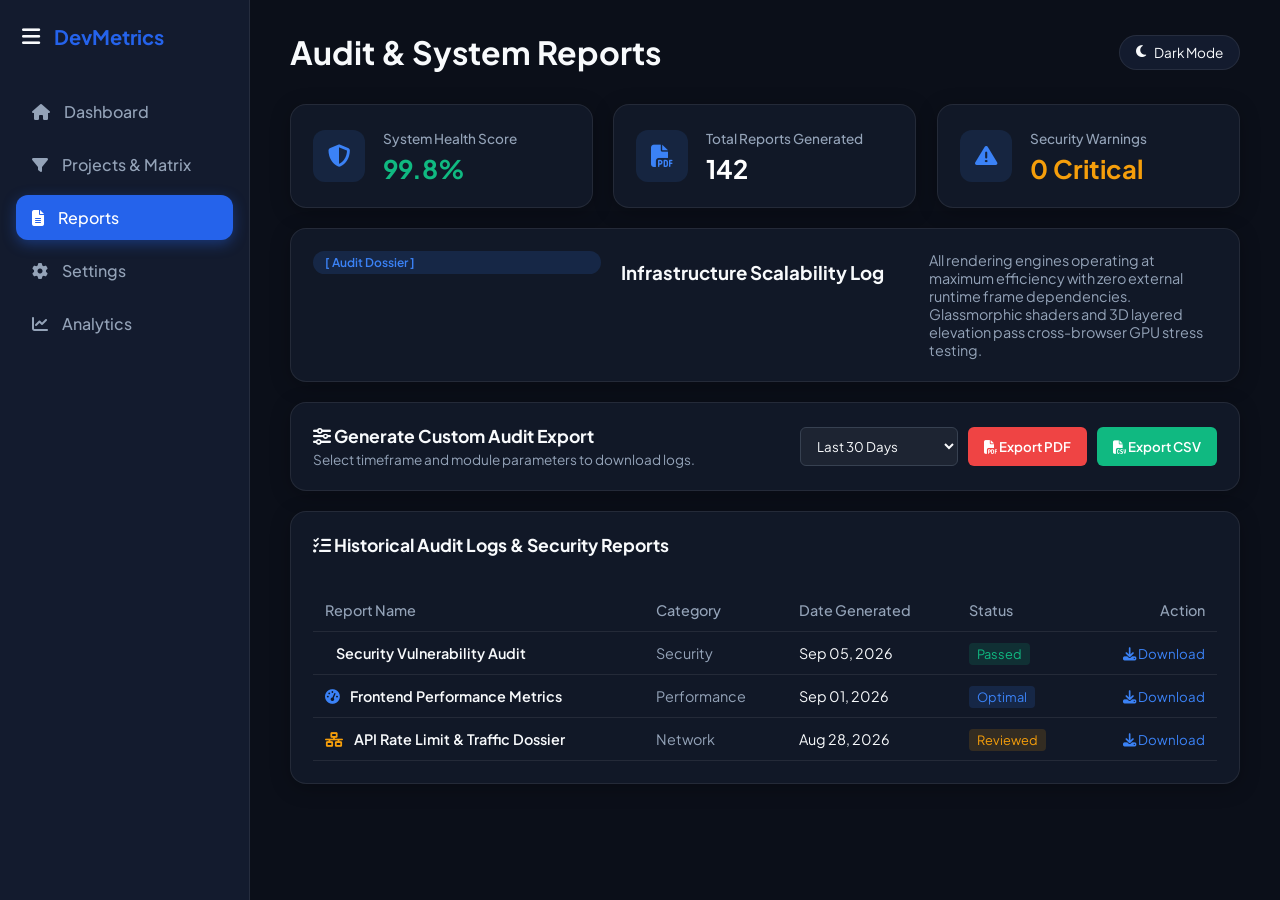
<file: reports.html>
<!DOCTYPE html>
<html lang="en" data-theme="dark">
<head>
  <meta charset="UTF-8">
  <meta name="viewport" content="width=device-width, initial-scale=1.0">
  <title>DevMetrics — Audit & System Reports</title>
  <link rel="stylesheet" href="style.css">
  <link rel="stylesheet" href="https://cdnjs.cloudflare.com/ajax/libs/font-awesome/6.4.0/css/all.min.css">
</head>
<body>

  <!-- Sidebar -->
  <aside class="sidebar" id="sidebar">
    <div class="brand">
      <button class="toggle-btn" id="sidebarToggle"><i class="fa-solid fa-bars"></i></button>
      <h2 class="logo-text">DevMetrics</h2>
    </div>
    <ul class="nav-menu">
      <li class="nav-item"><a href="index.html"><i class="fa-solid fa-house"></i><span class="nav-text">Dashboard</span></a></li>
      <li class="nav-item"><a href="projects.html"><i class="fa-solid fa-filter"></i><span class="nav-text">Projects & Matrix</span></a></li>
      <li class="nav-item"><a href="reports.html" class="active"><i class="fa-solid fa-file-lines"></i><span class="nav-text">Reports</span></a></li>
      <li class="nav-item"><a href="settings.html"><i class="fa-solid fa-gear"></i><span class="nav-text">Settings</span></a></li>
      <li class="nav-item"><a href="analytics.html"><i class="fa-solid fa-chart-line"></i><span class="nav-text">Analytics</span></a></li>
    </ul>
  </aside>

  <!-- Main Content -->
  <main class="main-content">
    <header class="top-header">
      <h1>Audit & System Reports</h1>
      <button class="theme-toggle-btn" id="themeToggle"><i class="fa-solid fa-moon"></i> <span id="themeText">Dark Mode</span></button>
    </header>

    <!-- Top KPI Highlights -->
    <div class="kpi-grid" style="margin-bottom: 20px;">
      <div class="kpi-card">
        <div class="kpi-icon"><i class="fa-solid fa-shield-halved"></i></div>
        <div>
          <span class="kpi-title">System Health Score</span>
          <h2 class="kpi-value" style="color: #10b981 !important;">99.8%</h2>
        </div>
      </div>
      <div class="kpi-card">
        <div class="kpi-icon"><i class="fa-solid fa-file-pdf"></i></div>
        <div>
          <span class="kpi-title">Total Reports Generated</span>
          <h2 class="kpi-value">142</h2>
        </div>
      </div>
      <div class="kpi-card">
        <div class="kpi-icon"><i class="fa-solid fa-triangle-exclamation"></i></div>
        <div>
          <span class="kpi-title">Security Warnings</span>
          <h2 class="kpi-value" style="color: #f59e0b !important;">0 Critical</h2>
        </div>
      </div>
    </div>

    <!-- Featured Dossier Card -->
    <div class="kpi-card" style="flex-direction: column; align-items: flex-start; margin-bottom: 20px;">
      <span style="background: rgba(59,130,246,0.15); color: #3b82f6; padding: 4px 12px; border-radius: 20px; font-size: 0.75rem; font-weight: 600;">[ Audit Dossier ]</span>
      <h3 style="margin: 10px 0 5px 0;">Infrastructure Scalability Log</h3>
      <p style="color: var(--text-muted); font-size: 0.9rem; margin: 0;">All rendering engines operating at maximum efficiency with zero external runtime frame dependencies. Glassmorphic shaders and 3D layered elevation pass cross-browser GPU stress testing.</p>
    </div>

    <!-- Report Custom Export Generator Bar -->
    <div class="kpi-card" style="flex-direction: row; justify-content: space-between; align-items: center; flex-wrap: wrap; gap: 15px; margin-bottom: 20px;">
      <div>
        <h3 style="font-size: 1.1rem; margin-bottom: 4px;"><i class="fa-solid fa-sliders"></i> Generate Custom Audit Export</h3>
        <p style="color: var(--text-muted); font-size: 0.85rem; margin: 0;">Select timeframe and module parameters to download logs.</p>
      </div>
      <div style="display: flex; gap: 10px; flex-wrap: wrap;">
        <select style="padding: 9px 12px; background: rgba(255,255,255,0.05); border: 1px solid #374151; color: var(--text-main); border-radius: 6px;">
          <option value="last30">Last 30 Days</option>
          <option value="last7">Last 7 Days</option>
          <option value="all">Full Historical Log</option>
        </select>
        <button onclick="triggerExport('PDF')" style="padding: 9px 16px; background: #ef4444; color: white; border: none; border-radius: 6px; cursor: pointer; font-weight: 600;"><i class="fa-solid fa-file-pdf"></i> Export PDF</button>
        <button onclick="triggerExport('CSV')" style="padding: 9px 16px; background: #10b981; color: white; border: none; border-radius: 6px; cursor: pointer; font-weight: 600;"><i class="fa-solid fa-file-csv"></i> Export CSV</button>
      </div>
    </div>

    <!-- Available Reports Table Section -->
    <div class="kpi-card" style="flex-direction: column; align-items: stretch;">
      <h3 style="margin-bottom: 15px; font-size: 1.1rem;"><i class="fa-solid fa-list-check"></i> Historical Audit Logs & Security Reports</h3>
      
      <div style="overflow-x: auto;">
        <table style="width: 100%; border-collapse: collapse; text-align: left; font-size: 0.9rem;">
          <thead>
            <tr style="border-bottom: 1px solid rgba(255,255,255,0.1); color: var(--text-muted);">
              <th style="padding: 12px;">Report Name</th>
              <th style="padding: 12px;">Category</th>
              <th style="padding: 12px;">Date Generated</th>
              <th style="padding: 12px;">Status</th>
              <th style="padding: 12px; text-align: right;">Action</th>
            </tr>
          </thead>
          <tbody>
            <tr style="border-bottom: 1px solid rgba(255,255,255,0.05);">
              <td style="padding: 12px; font-weight: 600;"><i class="fa-solid fa-shield-check" style="color:#10b981; margin-right:8px;"></i> Security Vulnerability Audit</td>
              <td style="padding: 12px; color: var(--text-muted);">Security</td>
              <td style="padding: 12px;">Sep 05, 2026</td>
              <td style="padding: 12px;"><span style="background: rgba(16,185,129,0.15); color: #10b981; padding: 3px 8px; border-radius: 4px; font-size: 0.8rem;">Passed</span></td>
              <td style="padding: 12px; text-align: right;"><button onclick="triggerExport('Security Report')" style="background:none; border:none; color:#3b82f6; cursor:pointer;"><i class="fa-solid fa-download"></i> Download</button></td>
            </tr>
            <tr style="border-bottom: 1px solid rgba(255,255,255,0.05);">
              <td style="padding: 12px; font-weight: 600;"><i class="fa-solid fa-gauge-high" style="color:#3b82f6; margin-right:8px;"></i> Frontend Performance Metrics</td>
              <td style="padding: 12px; color: var(--text-muted);">Performance</td>
              <td style="padding: 12px;">Sep 01, 2026</td>
              <td style="padding: 12px;"><span style="background: rgba(59,130,246,0.15); color: #3b82f6; padding: 3px 8px; border-radius: 4px; font-size: 0.8rem;">Optimal</span></td>
              <td style="padding: 12px; text-align: right;"><button onclick="triggerExport('Performance Report')" style="background:none; border:none; color:#3b82f6; cursor:pointer;"><i class="fa-solid fa-download"></i> Download</button></td>
            </tr>
            <tr style="border-bottom: 1px solid rgba(255,255,255,0.05);">
              <td style="padding: 12px; font-weight: 600;"><i class="fa-solid fa-network-wired" style="color:#f59e0b; margin-right:8px;"></i> API Rate Limit & Traffic Dossier</td>
              <td style="padding: 12px; color: var(--text-muted);">Network</td>
              <td style="padding: 12px;">Aug 28, 2026</td>
              <td style="padding: 12px;"><span style="background: rgba(245,158,11,0.15); color: #f59e0b; padding: 3px 8px; border-radius: 4px; font-size: 0.8rem;">Reviewed</span></td>
              <td style="padding: 12px; text-align: right;"><button onclick="triggerExport('API Dossier')" style="background:none; border:none; color:#3b82f6; cursor:pointer;"><i class="fa-solid fa-download"></i> Download</button></td>
            </tr>
          </tbody>
        </table>
      </div>
    </div>

  </main>

  <script src="app.js"></script>
</body>
</html>
</file>
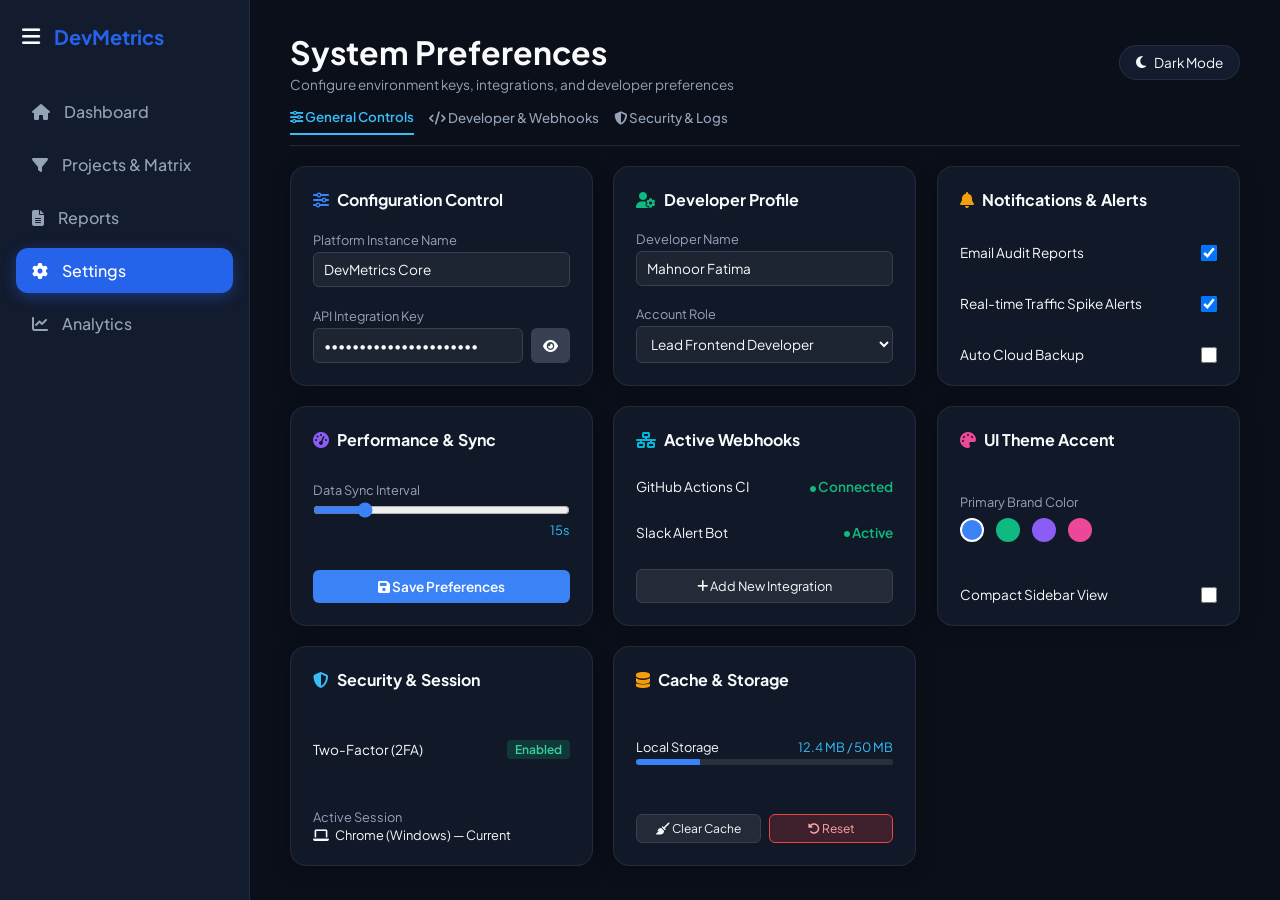
<file: settings.html>
<!DOCTYPE html>
<html lang="en" data-theme="dark">
<head>
  <meta charset="UTF-8">
  <meta name="viewport" content="width=device-width, initial-scale=1.0">
  <title>DevMetrics — System Preferences</title>
  <link rel="stylesheet" href="style.css">
  <link rel="stylesheet" href="https://cdnjs.cloudflare.com/ajax/libs/font-awesome/6.4.0/css/all.min.css">
</head>
<body>

  <!-- Sidebar -->
  <aside class="sidebar" id="sidebar">
    <div class="brand">
      <button class="toggle-btn" id="sidebarToggle"><i class="fa-solid fa-bars"></i></button>
      <h2 class="logo-text">DevMetrics</h2>
    </div>
    <ul class="nav-menu">
      <li class="nav-item"><a href="index.html"><i class="fa-solid fa-house"></i><span class="nav-text">Dashboard</span></a></li>
      <li class="nav-item"><a href="projects.html"><i class="fa-solid fa-filter"></i><span class="nav-text">Projects & Matrix</span></a></li>
      <li class="nav-item"><a href="reports.html"><i class="fa-solid fa-file-lines"></i><span class="nav-text">Reports</span></a></li>
      <li class="nav-item"><a href="settings.html" class="active"><i class="fa-solid fa-gear"></i><span class="nav-text">Settings</span></a></li>
      <li class="nav-item"><a href="analytics.html"><i class="fa-solid fa-chart-line"></i><span class="nav-text">Analytics</span></a></li>
    </ul>
  </aside>

  <!-- Main Content -->
  <main class="main-content">
    <header class="top-header" style="display: flex; justify-content: space-between; align-items: center; margin-bottom: 15px;">
      <div>
        <h1 style="margin: 0;">System Preferences</h1>
        <p style="color: var(--text-muted); font-size: 0.85rem; margin-top: 4px;">Configure environment keys, integrations, and developer preferences</p>
      </div>
      <button class="theme-toggle-btn" id="themeToggle"><i class="fa-solid fa-moon"></i> <span id="themeText">Dark Mode</span></button>
    </header>

    <!-- Sub-Navigation Tabs -->
    <div style="display: flex; gap: 15px; border-bottom: 1px solid rgba(255,255,255,0.1); margin-bottom: 20px; padding-bottom: 10px;">
      <button style="background: none; border: none; color: #38bdf8; font-weight: 600; border-bottom: 2px solid #38bdf8; padding-bottom: 8px; cursor: pointer;"><i class="fa-solid fa-sliders"></i> General Controls</button>
      <button style="background: none; border: none; color: var(--text-muted); font-weight: 500; padding-bottom: 8px; cursor: pointer;"><i class="fa-solid fa-code"></i> Developer & Webhooks</button>
      <button style="background: none; border: none; color: var(--text-muted); font-weight: 500; padding-bottom: 8px; cursor: pointer;"><i class="fa-solid fa-shield-halved"></i> Security & Logs</button>
    </div>

    <!-- Cards Grid Structure -->
    <form id="settingsForm" style="display: grid; grid-template-columns: repeat(auto-fit, minmax(280px, 1fr)); gap: 20px;">

      <!-- Card 1: Configuration Control -->
      <div class="kpi-card" style="flex-direction: column; align-items: stretch; justify-content: space-between; min-height: 220px;">
        <h3 style="font-size: 1rem; display: flex; align-items: center; gap: 8px; margin: 0;">
          <i class="fa-solid fa-sliders" style="color: #3b82f6;"></i> Configuration Control
        </h3>
        <div style="display: flex; flex-direction: column; gap: 4px;">
          <label style="font-size: 0.8rem; color: var(--text-muted);">Platform Instance Name</label>
          <input type="text" value="DevMetrics Core" style="padding: 8px 10px; background: rgba(255,255,255,0.05); border: 1px solid #374151; border-radius: 6px; color: var(--text-main); font-size: 0.85rem;">
        </div>
        <div style="display: flex; flex-direction: column; gap: 4px;">
          <label style="font-size: 0.8rem; color: var(--text-muted);">API Integration Key</label>
          <div style="display: flex; gap: 8px;">
            <input type="password" id="apiKey" value="dev_sec_993847x9281734" readonly style="flex: 1; padding: 8px 10px; background: rgba(255,255,255,0.05); border: 1px solid #374151; border-radius: 6px; color: var(--text-main); font-size: 0.85rem;">
            <button type="button" onclick="toggleKey()" style="padding: 8px 12px; background: #374151; border: none; border-radius: 6px; color: white; cursor: pointer;"><i class="fa-solid fa-eye" id="eyeIcon"></i></button>
          </div>
        </div>
      </div>

      <!-- Card 2: Developer Profile -->
      <div class="kpi-card" style="flex-direction: column; align-items: stretch; justify-content: space-between; min-height: 220px;">
        <h3 style="font-size: 1rem; display: flex; align-items: center; gap: 8px; margin: 0;">
          <i class="fa-solid fa-user-gear" style="color: #10b981;"></i> Developer Profile
        </h3>
        <div style="display: flex; flex-direction: column; gap: 4px;">
          <label style="font-size: 0.8rem; color: var(--text-muted);">Developer Name</label>
          <input type="text" value="Mahnoor Fatima" style="padding: 8px 10px; background: rgba(255,255,255,0.05); border: 1px solid #374151; border-radius: 6px; color: var(--text-main); font-size: 0.85rem;">
        </div>
        <div style="display: flex; flex-direction: column; gap: 4px;">
          <label style="font-size: 0.8rem; color: var(--text-muted);">Account Role</label>
          <select style="padding: 8px 10px; background: rgba(255,255,255,0.05); border: 1px solid #374151; border-radius: 6px; color: var(--text-main); font-size: 0.85rem;">
            <option value="lead" style="color:#000;">Lead Frontend Developer</option>
            <option value="admin" style="color:#000;">System Administrator</option>
          </select>
        </div>
      </div>

      <!-- Card 3: Notifications & Alerts -->
      <div class="kpi-card" style="flex-direction: column; align-items: stretch; justify-content: space-between; min-height: 220px;">
        <h3 style="font-size: 1rem; display: flex; align-items: center; gap: 8px; margin: 0;">
          <i class="fa-solid fa-bell" style="color: #f59e0b;"></i> Notifications & Alerts
        </h3>
        <div style="display: flex; justify-content: space-between; align-items: center;">
          <span style="font-size: 0.85rem;">Email Audit Reports</span>
          <input type="checkbox" checked style="width: 16px; height: 16px; cursor: pointer;">
        </div>
        <div style="display: flex; justify-content: space-between; align-items: center;">
          <span style="font-size: 0.85rem;">Real-time Traffic Spike Alerts</span>
          <input type="checkbox" checked style="width: 16px; height: 16px; cursor: pointer;">
        </div>
        <div style="display: flex; justify-content: space-between; align-items: center;">
          <span style="font-size: 0.85rem;">Auto Cloud Backup</span>
          <input type="checkbox" style="width: 16px; height: 16px; cursor: pointer;">
        </div>
      </div>

      <!-- Card 4: Performance & Sync -->
      <div class="kpi-card" style="flex-direction: column; align-items: stretch; justify-content: space-between; min-height: 220px;">
        <h3 style="font-size: 1rem; display: flex; align-items: center; gap: 8px; margin: 0;">
          <i class="fa-solid fa-gauge-high" style="color: #8b5cf6;"></i> Performance & Sync
        </h3>
        <div style="display: flex; flex-direction: column; gap: 4px;">
          <label style="font-size: 0.8rem; color: var(--text-muted);">Data Sync Interval</label>
          <input type="range" min="5" max="60" value="15" oninput="this.nextElementSibling.value = this.value + 's'" style="accent-color: #3b82f6; cursor: pointer;">
          <output style="font-size: 0.8rem; color: #38bdf8; text-align: right;">15s</output>
        </div>
        <button type="submit" style="padding: 8px; background: #3b82f6; color: white; border: none; border-radius: 6px; font-weight: 600; font-size: 0.85rem; cursor: pointer;"><i class="fa-solid fa-floppy-disk"></i> Save Preferences</button>
      </div>

      <!-- Card 5: Webhooks & Integrations (NEW) -->
      <div class="kpi-card" style="flex-direction: column; align-items: stretch; justify-content: space-between; min-height: 220px;">
        <h3 style="font-size: 1rem; display: flex; align-items: center; gap: 8px; margin: 0;">
          <i class="fa-solid fa-network-wired" style="color: #06b6d4;"></i> Active Webhooks
        </h3>
        <div style="display: flex; justify-content: space-between; align-items: center; font-size: 0.85rem;">
          <span>GitHub Actions CI</span>
          <span style="color:#10b981; font-weight:600;"><i class="fa-solid fa-circle" style="font-size:6px; vertical-align:middle;"></i> Connected</span>
        </div>
        <div style="display: flex; justify-content: space-between; align-items: center; font-size: 0.85rem;">
          <span>Slack Alert Bot</span>
          <span style="color:#10b981; font-weight:600;"><i class="fa-solid fa-circle" style="font-size:6px; vertical-align:middle;"></i> Active</span>
        </div>
        <button type="button" onclick="alert('Add Webhook modal opened')" style="padding: 8px; background: rgba(255,255,255,0.08); border: 1px solid #374151; color: var(--text-main); border-radius: 6px; cursor: pointer; font-size: 0.8rem;"><i class="fa-solid fa-plus"></i> Add New Integration</button>
      </div>

      <!-- Card 6: UI Theme Accent -->
      <div class="kpi-card" style="flex-direction: column; align-items: stretch; justify-content: space-between; min-height: 220px;">
        <h3 style="font-size: 1rem; display: flex; align-items: center; gap: 8px; margin: 0;">
          <i class="fa-solid fa-palette" style="color: #ec4899;"></i> UI Theme Accent
        </h3>
        <div>
          <label style="font-size: 0.8rem; color: var(--text-muted); display: block; margin-bottom: 8px;">Primary Brand Color</label>
          <div style="display: flex; gap: 12px; align-items: center;">
            <span style="width: 24px; height: 24px; background: #3b82f6; border-radius: 50%; cursor: pointer; border: 2px solid white;"></span>
            <span style="width: 24px; height: 24px; background: #10b981; border-radius: 50%; cursor: pointer;"></span>
            <span style="width: 24px; height: 24px; background: #8b5cf6; border-radius: 50%; cursor: pointer;"></span>
            <span style="width: 24px; height: 24px; background: #ec4899; border-radius: 50%; cursor: pointer;"></span>
          </div>
        </div>
        <div style="display: flex; justify-content: space-between; align-items: center;">
          <span style="font-size: 0.85rem;">Compact Sidebar View</span>
          <input type="checkbox" style="width: 16px; height: 16px; cursor: pointer;">
        </div>
      </div>

      <!-- Card 7: Security & Session -->
      <div class="kpi-card" style="flex-direction: column; align-items: stretch; justify-content: space-between; min-height: 220px;">
        <h3 style="font-size: 1rem; display: flex; align-items: center; gap: 8px; margin: 0;">
          <i class="fa-solid fa-shield-halved" style="color: #38bdf8;"></i> Security & Session
        </h3>
        <div style="display: flex; justify-content: space-between; align-items: center;">
          <span style="font-size: 0.85rem;">Two-Factor (2FA)</span>
          <span style="background: rgba(16,185,129,0.2); color: #34d399; padding: 2px 8px; border-radius: 4px; font-size: 0.75rem; font-weight:600;">Enabled</span>
        </div>
        <div style="display: flex; flex-direction: column; gap: 2px;">
          <span style="font-size: 0.8rem; color: var(--text-muted);">Active Session</span>
          <span style="font-size: 0.8rem; color: var(--text-main);"><i class="fa-solid fa-laptop" style="margin-right: 4px;"></i> Chrome (Windows) — Current</span>
        </div>
      </div>

      <!-- Card 8: Storage & System Danger Zone -->
      <div class="kpi-card" style="flex-direction: column; align-items: stretch; justify-content: space-between; min-height: 220px;">
        <h3 style="font-size: 1rem; display: flex; align-items: center; gap: 8px; margin: 0;">
          <i class="fa-solid fa-database" style="color: #f59e0b;"></i> Cache & Storage
        </h3>
        <div>
          <div style="display: flex; justify-content: space-between; font-size: 0.8rem; margin-bottom: 4px;">
            <span>Local Storage</span>
            <span style="color: #38bdf8;">12.4 MB / 50 MB</span>
          </div>
          <div style="width: 100%; background: rgba(255,255,255,0.1); height: 6px; border-radius: 4px; overflow: hidden;">
            <div style="width: 25%; background: #3b82f6; height: 100%;"></div>
          </div>
        </div>
        <div style="display: flex; gap: 8px;">
          <button type="button" onclick="alert('Cache Cleared')" style="flex:1; padding: 6px; background: rgba(255,255,255,0.08); border: 1px solid #374151; color: var(--text-main); border-radius: 6px; cursor: pointer; font-size: 0.75rem;"><i class="fa-solid fa-broom"></i> Clear Cache</button>
          <button type="button" onclick="confirm('Reset Settings?') && alert('Reset Done')" style="flex:1; padding: 6px; background: rgba(239, 68, 68, 0.2); border: 1px solid #ef4444; color: #fca5a5; border-radius: 6px; cursor: pointer; font-size: 0.75rem;"><i class="fa-solid fa-rotate-left"></i> Reset</button>
        </div>
      </div>

    </form>
  </main>

  <script src="app.js"></script>
</body>
</html>
</file>
<file: style.css>
@import url('https://fonts.googleapis.com/css2?family=Plus+Jakarta+Sans:wght@300;400;500;600;700&display=swap');

:root {
  --bg-main: #0b0f19;
  --bg-card: #131b2e;
  --border: rgba(255, 255, 255, 0.08);
  --text-primary: #f8fafc;
  --text-muted: #94a3b8;
  --accent: #2563eb;
  --accent-glow: rgba(37, 99, 235, 0.4);
  --sidebar-width: 250px;
  --sidebar-collapsed: 75px;
}

[data-theme="light"] {
  --bg-main: #f1f5f9;
  --bg-card: #ffffff;
  --border: #cbd5e1;
  --text-primary: #0f172a;
  --text-muted: #64748b;
  --accent: #2563eb;
  --accent-glow: rgba(37, 99, 235, 0.2);
}

* { box-sizing: border-box; margin: 0; padding: 0; font-family: 'Plus Jakarta Sans', sans-serif; transition: background 0.25s, color 0.25s; }
body { background: var(--bg-main); color: var(--text-primary); display: flex; min-height: 100vh; overflow-x: hidden; }

/* Sidebar Layout */
.sidebar {
  width: var(--sidebar-width);
  background: var(--bg-card);
  border-right: 1px solid var(--border);
  padding: 1.5rem 1rem;
  display: flex;
  flex-direction: column;
  transition: width 0.3s cubic-bezier(0.4, 0, 0.2, 1);
  z-index: 10;
}

.sidebar.collapsed { width: var(--sidebar-collapsed); }
.sidebar.collapsed .logo-text, .sidebar.collapsed .nav-text { display: none; }

/* Hamburger Icon on LEFT of Brand Name */
.brand { display: flex; align-items: center; gap: 14px; margin-bottom: 2.5rem; padding-left: 6px; }
.brand h2 { font-size: 1.25rem; font-weight: 700; color: var(--accent); white-space: nowrap; }
.toggle-btn { background: none; border: none; color: var(--text-primary); font-size: 1.3rem; cursor: pointer; display: flex; align-items: center; justify-content: center; }

/* Clean List Without Bullets */
.nav-menu { list-style: none; padding: 0; margin: 0; display: flex; flex-direction: column; gap: 0.5rem; }
.nav-item { list-style-type: none; }
.nav-item a {
  display: flex;
  align-items: center;
  gap: 14px;
  padding: 12px 16px;
  color: var(--text-muted);
  text-decoration: none;
  border-radius: 12px;
  font-weight: 500;
  white-space: nowrap;
}

.nav-item a.active, .nav-item a:hover { background: var(--accent); color: #ffffff; box-shadow: 0 4px 14px var(--accent-glow); }

/* Main Content Wrapper */
.main-content { flex: 1; padding: 2rem 2.5rem; overflow-y: auto; }
.top-header { display: flex; justify-content: space-between; align-items: center; margin-bottom: 2rem; }

.theme-toggle-btn {
  background: var(--bg-card);
  border: 1px solid var(--border);
  color: var(--text-primary);
  padding: 8px 16px;
  border-radius: 30px;
  cursor: pointer;
  display: flex;
  align-items: center;
  gap: 8px;
  font-size: 0.85rem;
}

/* Dashboard Analytics Grid */
.top-metrics-grid { display: grid; grid-template-columns: repeat(3, 1fr); gap: 1.5rem; margin-bottom: 1.5rem; }
.stat-card { background: var(--bg-card); border: 1px solid var(--border); border-radius: 16px; padding: 1.25rem; display: flex; align-items: center; gap: 1rem; }
.icon-circle { width: 48px; height: 48px; border-radius: 50%; border: 2px solid var(--accent); display: flex; align-items: center; justify-content: center; color: var(--accent); font-size: 1.1rem; }

.analytics-grid { display: grid; grid-template-columns: repeat(3, 1fr); gap: 1.5rem; }
.span-2 { grid-column: span 2; }
.chart-card { background: var(--bg-card); border: 1px solid var(--border); border-radius: 16px; padding: 1.25rem; min-height: 220px; }
.chart-card h4 { color: var(--text-muted); font-size: 0.9rem; margin-bottom: 1rem; }

/* Visual Chart Mockups */
.donut-mock {
  width: 120px; height: 120px; border-radius: 50%;
  background: conic-gradient(#06b6d4 0% 35%, #ec4899 35% 65%, #3b82f6 65% 100%);
  margin: 10px auto; position: relative; display: flex; align-items: center; justify-content: center;
}
.donut-inner { width: 60px; height: 60px; background: var(--bg-card); border-radius: 50%; }

.bars-mock { display: flex; align-items: flex-end; justify-content: space-around; height: 130px; padding-top: 20px; }
.bar-group { display: flex; gap: 4px; align-items: flex-end; }
.bar { width: 12px; border-radius: 4px 4px 0 0; }

/* Data Table Styling for Matrix & Logs */
.glass-card { background: var(--bg-card); border: 1px solid var(--border); border-radius: 16px; padding: 1.5rem; }
.table-container { overflow-x: auto; margin-top: 1rem; }
table { width: 100%; border-collapse: collapse; text-align: left; }
th, td { padding: 16px 20px; border-bottom: 1px solid var(--border); font-size: 0.9rem; }
th { color: var(--text-muted); font-weight: 500; }
.blue-badge { background: rgba(37, 99, 235, 0.2); color: #93c5fd; border: 1px solid var(--accent); padding: 4px 12px; border-radius: 20px; font-size: 0.75rem; }


/* KPI Cards Side-by-Side Grid Layout */
.kpi-grid {
  display: grid;
  grid-template-columns: repeat(auto-fit, minmax(260px, 1fr));
  gap: 20px;
  margin-bottom: 25px;
}

/* Glass Card Structure & Base Transition */
.kpi-card {
  position: relative;
  background: var(--card-bg, #111827);
  border: 1px solid rgba(255, 255, 255, 0.08);
  border-radius: 16px;
  padding: 22px;
  display: flex;
  align-items: center;
  gap: 18px;
  transition: all 0.35s cubic-bezier(0.4, 0, 0.2, 1);
  overflow: visible; /* Dynamic Glow Visible Rakhne Ke Liye */
  z-index: 1;
}

/* Card Icons Setup */
.kpi-icon {
  width: 52px;
  height: 52px;
  border-radius: 12px;
  background: rgba(59, 130, 246, 0.12);
  color: #3b82f6;
  display: flex;
  align-items: center;
  justify-content: center;
  font-size: 1.4rem;
  transition: transform 0.3s ease, background 0.3s ease;
}

/* 💡 HOVER BULB GLOW EFFECT (Dark Theme) */
[data-theme="dark"] .kpi-card:hover {
  transform: translateY(-6px) scale(1.02);
  border-color: rgba(56, 189, 248, 0.6);
  /* Card k peeche sy bulb ki tarah light nikalne ke liye radial glow */
  box-shadow: 
    0 0 25px rgba(56, 189, 248, 0.45),
    0 0 60px rgba(59, 130, 246, 0.35),
    0 0 100px rgba(139, 92, 246, 0.25);
}

[data-theme="dark"] .kpi-card:hover .kpi-icon {
  transform: scale(1.1) rotate(5deg);
  background: #3b82f6;
  color: #ffffff;
  box-shadow: 0 0 15px #3b82f6;
}

/* ☀️ HOVER BULB GLOW EFFECT (Light Theme) */
[data-theme="light"] .kpi-card:hover {
  transform: translateY(-6px) scale(1.02);
  border-color: rgba(37, 99, 235, 0.5);
  box-shadow: 
    0 10px 30px rgba(37, 99, 235, 0.25),
    0 0 50px rgba(96, 165, 250, 0.35),
    0 0 80px rgba(147, 197, 253, 0.2);
}

[data-theme="light"] .kpi-card:hover .kpi-icon {
  transform: scale(1.1) rotate(5deg);
  background: #2563eb;
  color: #ffffff;
  box-shadow: 0 4px 12px rgba(37, 99, 235, 0.4);
}

/* Badge Styles */
.live-badge {
  display: inline-flex;
  align-items: center;
  gap: 6px;
  font-size: 0.75rem;
  font-weight: 600;
  margin-top: 6px;
  color: #38bdf8;
}

.live-badge.green {
  color: #10b981;
}

.live-badge i {
  font-size: 0.5rem;
  animation: pulse 1.5s infinite;
}

@keyframes pulse {
  0% { opacity: 1; }
  50% { opacity: 0.3; }
  100% { opacity: 1; }
}

/* ==========================================================
   KPI Cards Text Fix & Dynamic Bulb Glow Hover Effect
   ========================================================== */

/* 1. Base KPI Grid Layout */
.kpi-grid {
  display: grid;
  grid-template-columns: repeat(auto-fit, minmax(260px, 1fr));
  gap: 20px;
  margin-bottom: 25px;
}

/* 2. Glass Card Base Styling */
.kpi-card {
  position: relative;
  background: var(--card-bg, #111827);
  border: 1px solid rgba(255, 255, 255, 0.08);
  border-radius: 16px;
  padding: 22px;
  display: flex;
  align-items: center;
  gap: 18px;
  transition: all 0.35s ease-in-out;
  z-index: 1;
}

/* 3. Text Visibility Fix for Light & Dark Modes */
.kpi-card .kpi-title {
  font-size: 0.85rem;
  font-weight: 500;
  color: var(--text-muted, #9ca3af) !important;
}

.kpi-card .kpi-value {
  margin: 4px 0 0 0;
  font-size: 1.6rem;
  font-weight: 700;
  color: var(--text-main, #ffffff) !important; /* Forces text to be visible */
}

/* Light Theme Card Background & Text Contrast Fix */
[data-theme="light"] .kpi-card {
  background: #ffffff !important;
  border: 1px solid #e5e7eb !important;
  box-shadow: 0 4px 6px -1px rgba(0, 0, 0, 0.05);
}

[data-theme="light"] .kpi-card .kpi-value {
  color: #1f2937 !important; /* Visible Dark Numbers in Light Mode */
}

[data-theme="light"] .kpi-card .kpi-title {
  color: #6b7280 !important;
}

/* Icon Box Setup */
.kpi-icon {
  width: 52px;
  height: 52px;
  border-radius: 12px;
  background: rgba(59, 130, 246, 0.12);
  color: #3b82f6;
  display: flex;
  align-items: center;
  justify-content: center;
  font-size: 1.4rem;
  transition: all 0.3s ease;
}

/* ==========================================================
   💡 BULB LIGHT GLOW EFFECT (Card ke peeche se roshni)
   ========================================================== */

/* Pseudo-element for Glowing Light Source behind Card */
.kpi-card::before {
  content: "";
  position: absolute;
  top: 50%;
  left: 50%;
  width: 100%;
  height: 100%;
  transform: translate(-50%, -50%) scale(0.8);
  border-radius: 20px;
  opacity: 0;
  z-index: -1;
  transition: all 0.4s ease-in-out;
  filter: blur(25px);
}

/* 🌙 DARK MODE: Glowing Blue/Cyan Bulb Light Effect */
[data-theme="dark"] .kpi-card::before {
  background: radial-gradient(circle, rgba(56, 189, 248, 0.9) 0%, rgba(59, 130, 246, 0.6) 50%, rgba(139, 92, 246, 0) 100%);
}

[data-theme="dark"] .kpi-card:hover {
  transform: translateY(-8px) scale(1.02);
  border-color: rgba(56, 189, 248, 0.8) !important;
  box-shadow: 0 0 35px rgba(56, 189, 248, 0.4);
}

[data-theme="dark"] .kpi-card:hover::before {
  opacity: 1;
  transform: translate(-50%, -50%) scale(1.15); /* Light expands out */
}

/* ☀️ LIGHT MODE: Warm Vibrant Blue Bulb Light Effect */
[data-theme="light"] .kpi-card::before {
  background: radial-gradient(circle, rgba(59, 130, 246, 0.6) 0%, rgba(147, 197, 253, 0.5) 50%, rgba(255, 255, 255, 0) 100%);
}

[data-theme="light"] .kpi-card:hover {
  transform: translateY(-8px) scale(1.02);
  border-color: rgba(37, 99, 235, 0.6) !important;
  box-shadow: 0 15px 30px rgba(37, 99, 235, 0.2);
}

[data-theme="light"] .kpi-card:hover::before {
  opacity: 1;
  transform: translate(-50%, -50%) scale(1.15);
}

/* Icon Pop Effect on Hover */
.kpi-card:hover .kpi-icon {
  transform: scale(1.15) rotate(6deg);
  background: #3b82f6 !important;
  color: #ffffff !important;
  box-shadow: 0 0 20px #3b82f6;
}
/* ==========================================================
   Card Glow Effect Fix (Soft & Subtle Modern Glow)
   ========================================================== */

/* 1. Base KPI Card Reset */
.kpi-card {
  box-shadow: 0 4px 20px rgba(0, 0, 0, 0.25) !important;
  border: 1px solid rgba(255, 255, 255, 0.08) !important;
  background: #111827 !important; /* Clean Dark Background */
  transition: all 0.3s ease-in-out;
}

/* 2. Soft & Professional Hover Effect Across All Pages */
.kpi-card:hover {
  transform: translateY(-2px);
  border-color: rgba(59, 130, 246, 0.4) !important;
  /* Extremely subtle blue accent glow instead of harsh back-light */
  box-shadow: 0 8px 25px -5px rgba(59, 130, 246, 0.15),
              0 0 10px rgba(59, 130, 246, 0.08) !important;
}

/* 3. Remove Any Heavy Pseudo Elements (Before/After Glow Overlays) */
.kpi-card::before,
.kpi-card::after {
  display: none !important;
  opacity: 0 !important;
  box-shadow: none !important;
}


/* ==========================================================
   Dashboard Cards Hover & Transition Effects
   ========================================================== */

/* 1. Ensure smooth animation for all dashboard cards */
.kpi-card,
div[class*="card"] {
  transition: transform 0.25s cubic-bezier(0.4, 0, 0.2, 1),
              border-color 0.25s ease,
              box-shadow 0.25s ease !important;
  will-change: transform, box-shadow;
}

/* 2. Soft & Modern Hover Effect on Mouse Over */
.kpi-card:hover,
div[class*="card"]:hover {
  transform: translateY(-3px) !important;
  border-color: rgba(59, 130, 246, 0.35) !important;
  box-shadow: 0 10px 25px -5px rgba(0, 0, 0, 0.3),
              0 0 12px rgba(59, 130, 246, 0.12) !important;
}

/* 3. Globe Icon subtle animation on hover (Regional Card) */
.kpi-card:hover .fa-globe,
.kpi-card:hover svg,
.kpi-card:hover i {
  transition: transform 0.3s ease;
}

.kpi-card:hover i.fa-earth-americas,
.kpi-card:hover i.fa-globe {
  transform: scale(1.05);
}

/* ==========================================================
   Full Width Grid & Card Alignment Fix (Dashboard & Analytics)
   ========================================================== */

/* 1. Force Grid Container to stretch full width without empty right space */
.dashboard-grid,
.analytics-grid,
main.main-content > div:nth-of-type(2) {
  display: grid !important;
  grid-template-columns: repeat(3, 1fr) !important; /* Forces 3 equal columns */
  gap: 20px !important;
  width: 100% !important;
  box-sizing: border-box !important;
}

/* 2. Full-width cards (like Traffic History chart) */
.full-width-card,
.traffic-history-card {
  grid-column: 1 / -1 !important; /* Spans across all 3 columns */
  width: 100% !important;
}

/* 3. Responsive auto-fit for smaller screens */
@media (max-width: 1024px) {
  .dashboard-grid,
  .analytics-grid,
  main.main-content > div:nth-of-type(2) {
    grid-template-columns: repeat(2, 1fr) !important;
  }
}

@media (max-width: 768px) {
  .dashboard-grid,
  .analytics-grid,
  main.main-content > div:nth-of-type(2) {
    grid-template-columns: 1fr !important;
  }
}

/* Equals column widths for dashboard middle section */
.dashboard-grid > div,
.middle-cards-container {
  display: grid !important;
  grid-template-columns: repeat(3, minmax(0, 1fr)) !important; /* Forces equal width distribution */
  gap: 20px !important;
  width: 100% !important;
}

/* Ensure all cards inside have identical height & box sizing */
.dashboard-grid .kpi-card {
  width: 100% !important;
  height: 280px !important;
  box-sizing: border-box !important;
  display: flex !important;
  flex-direction: column !important;
  justify-content: space-between !important;
  padding: 20px !important;
}

/* ==========================================================
   Horizontal Scrollbar & Layout Overflow Fix
   ========================================================== */

/* 1. Prevent global horizontal scrollbar on body & html */
html, body {
  max-width: 100vw !important;
  overflow-x: hidden !important;
  margin: 0;
  padding: 0;
}

/* 2. Contain Main Layout Container within available screen area */
.main-content,
main {
  width: 100% !important;
  max-width: 100% !important;
  box-sizing: border-box !important;
  overflow-x: hidden !important;
}
/* ==========================================================
   PERFECT 3-CARD EQUAL LAYOUT FIX (NO CUTOFF, NO SCROLL)
   ========================================================== */

/* 1. Reset Main Content Width Constraints */
.main-content {
  width: 100% !important;
  max-width: 100% !important;
  overflow-x: hidden !important;
  box-sizing: border-box !important;
}

/* 2. Responsive 3-Column Grid setup with auto-fit */
.dashboard-grid,
.analytics-grid {
  display: grid !important;
  grid-template-columns: repeat(3, minmax(0, 1fr)) !important;
  gap: 16px !important;
  width: 100% !important;
  box-sizing: border-box !important;
}

/* 3. Ensure cards never overflow their columns */
.kpi-card {
  width: 100% !important;
  min-width: 0 !important;
  box-sizing: border-box !important;
}

/* 4. Canvas Responsive Container Fix */
.kpi-card canvas {
  width: 100% !important;
  max-width: 100% !important;
  height: 100% !important;
}

/* 5. Responsive Adjustment for Smaller Screens */
@media (max-width: 1100px) {
  .dashboard-grid,
  .analytics-grid {
    grid-template-columns: repeat(2, minmax(0, 1fr)) !important;
  }
}

@media (max-width: 768px) {
  .dashboard-grid,
  .analytics-grid {
    grid-template-columns: 1fr !important;
  }
}/* Clean Grid & Middle Card Structure */
.middle-cards-container {
  display: grid !important;
  grid-template-columns: repeat(3, 1fr) !important;
  gap: 20px !important;
  width: 100% !important;
  box-sizing: border-box !important;
}

/* Force containment inside card */
.regional-card {
  position: relative !important;
  overflow: hidden !important;
  display: flex !important;
  flex-direction: column !important;
  justify-content: space-between !important;
  padding: 20px !important;
  box-sizing: border-box !important;
  height: 280px !important;
}

.regional-card * {
  position: static !important; /* Disables stray absolute positioning */
  float: none !important;
}
</file>
